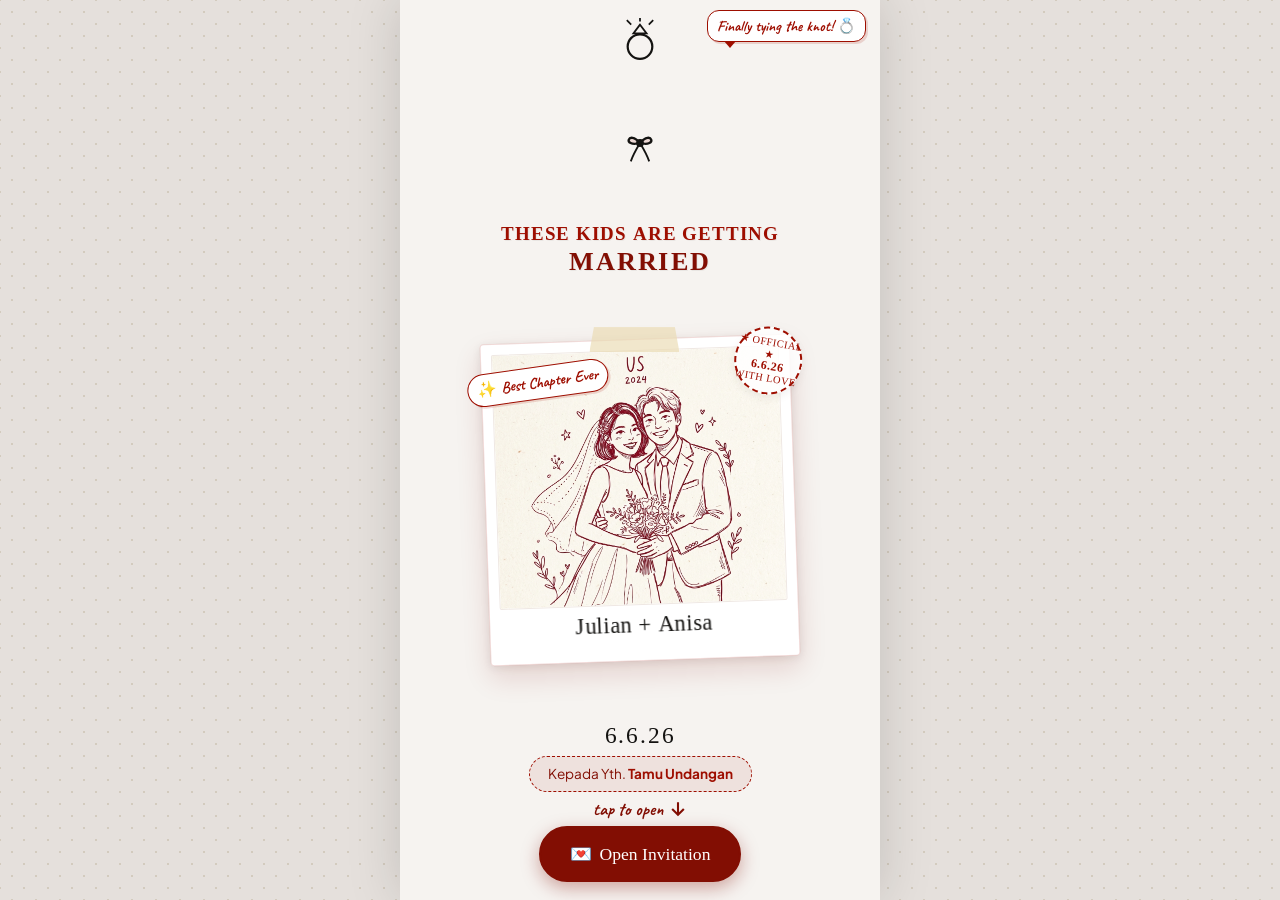
<file: index.html>
<!DOCTYPE html>
<html lang="id">
<head>
  <meta charset="UTF-8">
  <meta name="viewport" content="width=device-width, initial-scale=1.0, maximum-scale=1.0, user-scalable=no">
  <title>Julian & Anisa Wedding Invitation — 6.6.26</title>
  
  <!-- Open Graph Meta Tags -->
  <meta property="og:title" content="Julian + Anisa Wedding Invitation">
  <meta property="og:description" content="these kids are getting MARRIED — 6.6.26">
  <meta property="og:image" content="assets/images/og_banner.jpg">
  <meta property="og:type" content="website">
  
  <!-- Favicon -->
  <link rel="icon" type="image/png" href="_assets/images/2f8d18e48f12d38f020db888557ed804.png">

  <!-- CSS Stylesheet -->
  <link rel="stylesheet" href="style.css">
</head>
<body>

  <!-- Confetti Canvas -->
  <canvas id="confetti-canvas"></canvas>

  <div id="app-container">
    <div class="paper-texture"></div>

    <!-- =========================================================================
         1. COVER / LOCK SCREEN SECTION
         ========================================================================= -->
    <section id="cover-section">
      <!-- Decorative Doodles with Animations -->
      <svg class="doodle-ring doodle-animated-sparkle" style="top: 15px; left: 14px; width: clamp(32px, 5vw, 44px); height: clamp(32px, 5vw, 44px);" viewBox="0 0 100 100" fill="none" stroke="currentColor" stroke-width="5">
        <circle cx="50" cy="65" r="28"/>
        <polygon points="50,15 35,35 65,35" stroke-width="4" fill="none"/>
        <line x1="30" y1="15" x2="20" y2="5" stroke-width="4"/>
        <line x1="70" y1="15" x2="80" y2="5" stroke-width="4"/>
        <line x1="50" y1="8" x2="50" y2="0" stroke-width="4"/>
      </svg>

      <svg class="doodle-bow doodle-animated-float" style="top: clamp(60px, 10vh, 80px); right: 14px; width: clamp(34px, 5vw, 46px); height: clamp(34px, 5vw, 46px);" viewBox="0 0 100 100" fill="none" stroke="currentColor" stroke-width="5">
        <path d="M50 50 C25 20 10 60 50 50 C90 60 75 20 50 50 Z" fill="rgba(158,14,0,0.12)"/>
        <path d="M50 50 Q35 75 30 90 M50 50 Q65 75 70 90" stroke-width="4"/>
        <circle cx="50" cy="50" r="6" fill="currentColor"/>
      </svg>

      <!-- Cute Speech Bubble -->
      <div class="cute-speech-bubble" style="top: 10px; right: 14px;">
        Finally tying the knot! 💍
      </div>

      <div class="cover-header">
        <h1 id="cover-main-title" class="cover-tagline kinetic-title">these kids are getting<br><span class="highlight">MARRIED</span></h1>
      </div>

      <!-- Polaroid Photo with Physical Drop & Stickers -->
      <div class="polaroid-container">
        <div class="washi-tape"></div>
        
        <!-- Cute Stamp Badge on Polaroid -->
        <div class="postage-stamp doodle-animated-wiggle" style="top: -8px; right: -12px; transform: rotate(12deg);">
          <span>★ OFFICIAL ★</span>
          <span style="font-size: 0.75rem; font-weight: 700;">6.6.26</span>
          <span>WITH LOVE</span>
        </div>

        <div class="polaroid-frame">
          <img src="assets/images/couple.jpg" alt="Julian and Anisa" class="polaroid-img">
          <div class="polaroid-caption kinetic-title">Julian + Anisa</div>
        </div>

        <div class="doodle-badge tilt-left" style="top: 24px; left: -14px;">
          <span>✨</span> Best Chapter Ever
        </div>
      </div>

      <!-- Personalized Guest Badge & Open Button -->
      <div class="cover-bottom-wrapper">
        <div class="cover-date-badge kinetic-title">6.6.26</div>

        <div class="guest-pill anim-rise delay-4">
          Kepada Yth. <span id="guest-display-name" class="guest-name">Tamu Undangan</span>
        </div>

        <!-- Cute Arrow doodle pointing to Open Invitation -->
        <div class="cover-tap-guide doodle-animated-float">
          <span>tap to open</span>
          <svg style="width: 20px; height: 20px;" viewBox="0 0 24 24" fill="none" stroke="currentColor" stroke-width="2.5">
            <path d="M12 4v14M5 12l7 7 7-7"/>
          </svg>
        </div>

        <a href="#quote-section" id="btn-open-invitation" class="btn-open-invitation anim-pop delay-5">
          <span>💌</span> Open Invitation
        </a>
      </div>
    </section>


    <!-- =========================================================================
         MAIN INVITATION CONTENT (Revealed on Open)
         ========================================================================= -->
    <main id="main-content" class="hidden">

      <!-- =======================================================================
           2. QURANIC QUOTE (AR-RUM 21) & MUSIC SECTION
           ======================================================================= -->
      <section id="quote-section">
        <!-- Cute floating love doodle -->
        <svg class="doodle-animated-float" style="width: 42px; height: 42px; margin-bottom: 0.5rem;" viewBox="0 0 100 100" fill="none" stroke="var(--primary-red)" stroke-width="4">
          <path d="M50 30 C50 15, 30 10, 20 25 C10 40, 25 60, 50 85 C75 60, 90 40, 80 25 C70 10, 50 15, 50 30 Z" fill="rgba(158,14,0,0.1)"/>
        </svg>

        <div class="section-title handwritten kinetic-title">save the date!</div>

        <div class="quote-card scroll-reveal-zoom">
          <!-- Sparkle Doodle -->
          <svg class="doodle-sparkle" style="top: -15px; right: -10px; width: 32px; height: 32px;" viewBox="0 0 100 100" fill="currentColor">
            <path d="M50 0 L58 42 L100 50 L58 58 L50 100 L42 58 L0 50 L42 42 Z"/>
          </svg>

          <!-- Cute Flower Corner Doodles -->
          <svg style="position: absolute; bottom: 8px; left: 10px; width: 28px; height: 28px; color: var(--primary-red);" viewBox="0 0 100 100" fill="none" stroke="currentColor" stroke-width="4">
            <circle cx="50" cy="50" r="15" fill="rgba(158,14,0,0.2)"/>
            <circle cx="50" cy="20" r="12" fill="none"/>
            <circle cx="50" cy="80" r="12" fill="none"/>
            <circle cx="20" cy="50" r="12" fill="none"/>
            <circle cx="80" cy="50" r="12" fill="none"/>
          </svg>

          <div class="quote-text">
            “Di antara tanda-tanda (kebesaran)-Nya ialah bahwa Dia menciptakan pasangan-pasangan untukmu dari (jenis) dirimu sendiri agar kamu cenderung dan merasa tenteram kepadanya, dan Dia menjadikan di antaramu rasa cinta dan kasih sayang. Sesungguhnya pada yang demikian itu benar-benar terdapat tanda-tanda (kebesaran Allah) bagi kaum yang berpikir.”
          </div>
          <div class="quote-surah kinetic-subtitle">— QS Ar-Rum: 21 —</div>
        </div>

        <div class="kinetic-title" style="font-family: var(--font-marker); color: var(--primary-red); font-size: 2.2rem; margin-top: 2rem;">
          Julian + Anisa
        </div>

        <!-- Interactive Music Card with Vinyl Animation -->
        <div class="music-player-card scroll-reveal">
          <div class="music-vinyl">
            <div class="vinyl-center"></div>
          </div>
          <div class="music-info">
            <div class="music-title">A Thousand Years / Wedding Song</div>
            <div class="music-subtitle kinetic-subtitle">Klik tombol untuk mendengarkan musik..</div>
            <div class="equalizer-bars">
              <div class="eq-bar"></div>
              <div class="eq-bar"></div>
              <div class="eq-bar"></div>
              <div class="eq-bar"></div>
            </div>
          </div>
          <button type="button" class="btn-music-toggle js-music-toggle" aria-label="Toggle Music">▶</button>
        </div>

        <!-- Embedded Audio Element -->
        <audio id="bg-music-audio" loop preload="auto">
          <source src="https://cdn.pixabay.com/download/audio/2022/05/27/audio_1808fbf07a.mp3?filename=acoustic-guitar-loop-f-91bpm-112028.mp3" type="audio/mpeg">
        </audio>
      </section>


      <!-- =======================================================================
           3. BRIDE & GROOM SECTION (MEMPELAI)
           ======================================================================= -->
      <section id="bride-groom-section">
        <!-- Cute Love Birds Doodle -->
        <div class="doodle-animated-float" style="display: flex; align-items: center; justify-content: center; gap: 12px; margin-bottom: 0.5rem;">
          <svg style="width: 36px; height: 36px; color: var(--primary-red);" viewBox="0 0 100 100" fill="none" stroke="currentColor" stroke-width="4">
            <path d="M10 60 C10 40, 30 30, 50 40 C70 20, 85 40, 75 60 C65 75, 30 75, 10 60 Z"/>
            <circle cx="65" cy="42" r="3" fill="currentColor"/>
            <path d="M75 45 L90 48 L75 52 Z" fill="currentColor"/>
          </svg>
          <span style="font-size: 1.4rem; color: var(--primary-red);">❤️</span>
          <svg style="width: 36px; height: 36px; color: var(--primary-red); transform: scaleX(-1);" viewBox="0 0 100 100" fill="none" stroke="currentColor" stroke-width="4">
            <path d="M10 60 C10 40, 30 30, 50 40 C70 20, 85 40, 75 60 C65 75, 30 75, 10 60 Z"/>
            <circle cx="65" cy="42" r="3" fill="currentColor"/>
            <path d="M75 45 L90 48 L75 52 Z" fill="currentColor"/>
          </svg>
        </div>

        <div class="section-title kinetic-title">Bride & Groom</div>

        <div class="couple-greeting scroll-reveal">
          <strong class="kinetic-title" style="font-size: 1.15rem; color: var(--dark-red); display: block; margin-bottom: 0.5rem;">Assalamu'alaikum Warahmatullahi Wabarakatuh</strong>
          <span class="kinetic-subtitle">Dengan memohon rahmat dan ridho Allah SWT, kami bermaksud mengundang Bapak/Ibu/Saudara/i untuk menghadiri pernikahan kami:</span>
        </div>

        <div class="couple-cards-container">
          <!-- The Bride -->
          <div class="person-card scroll-reveal-left">
            <div class="doodle-badge tilt-right" style="top: -12px; right: -8px;">
              🌸 The Bride
            </div>
            <div class="arch-frame">
              <img src="assets/images/bride.jpg" alt="Anisa - The Bride">
            </div>
            <div class="person-name kinetic-title">Anisa</div>
            <div class="person-fullname kinetic-subtitle">Anisa Rahmawati, S.Ked</div>
            <div class="person-parents kinetic-subtitle">
              Putri tercinta dari Bapak Bambang H. &amp; Ibu Siti Aminah
            </div>
          </div>

          <!-- Ampersand with Cupid Arrow Doodle -->
          <div class="couple-ampersand scroll-reveal-zoom" style="position: relative;">
            <svg class="doodle-animated-wiggle" style="position: absolute; width: 64px; height: 64px; color: var(--primary-red); opacity: 0.25;" viewBox="0 0 100 100" fill="none" stroke="currentColor" stroke-width="4">
              <path d="M20 20 L80 80 M70 80 L80 80 L80 70"/>
            </svg>
            <span>&</span>
          </div>

          <!-- The Groom -->
          <div class="person-card scroll-reveal-right">
            <div class="doodle-badge tilt-left" style="top: -12px; left: -8px;">
              🤵🏻 The Groom
            </div>
            <div class="arch-frame">
              <img src="assets/images/groom.jpg" alt="Julian - The Groom">
            </div>
            <div class="person-name kinetic-title">Julian</div>
            <div class="person-fullname kinetic-subtitle">Julian Pratama, S.T</div>
            <div class="person-parents kinetic-subtitle">
              Putra tercinta dari Bapak Hendra Wijaya &amp; Ibu Rina Marlina
            </div>
          </div>
        </div>
      </section>


      <!-- =======================================================================
           4. SAVE THE DATE & EVENTS (AKAD & RESEPSI)
           ======================================================================= -->
      <section id="events-section">
        <!-- Cute Alarm Clock Doodle -->
        <svg class="doodle-animated-wiggle" style="width: 38px; height: 38px; color: var(--primary-red); margin-bottom: 0.4rem;" viewBox="0 0 100 100" fill="none" stroke="currentColor" stroke-width="4">
          <circle cx="50" cy="55" r="35"/>
          <line x1="50" y1="55" x2="50" y2="35" stroke-width="4"/>
          <line x1="50" y1="55" x2="68" y2="55" stroke-width="4"/>
          <path d="M20 25 L35 15 M80 25 L65 15"/>
          <line x1="30" y1="90" x2="20" y2="98" stroke-width="4"/>
          <line x1="70" y1="90" x2="80" y2="98" stroke-width="4"/>
        </svg>

        <div class="section-title kinetic-title">Save The Date!</div>
        <div class="section-subtitle kinetic-subtitle">Tandai kalender Anda untuk hari bahagia kami</div>

        <!-- Hand-drawn Mini Calendar -->
        <div class="calendar-widget scroll-reveal-zoom">
          <div class="cal-day">
            <div class="cal-day-name">Jumat</div>
            <div class="cal-day-number">5</div>
            <div style="font-size: 0.75rem; color: #888;">Juni 2026</div>
          </div>
          <div class="cal-day active">
            <div class="cal-dday-tag">D-day !!</div>
            <div class="cal-day-name">Sabtu</div>
            <div class="cal-day-number">6</div>
            <div style="font-size: 0.75rem; font-weight: 700;">Juni 2026</div>
          </div>
          <div class="cal-day">
            <div class="cal-day-name">Minggu</div>
            <div class="cal-day-number">7</div>
            <div style="font-size: 0.75rem; color: #888;">Juni 2026</div>
          </div>
        </div>

        <!-- Akad Card -->
        <div class="event-card scroll-reveal">
          <div class="doodle-badge tilt-left" style="top: -10px; right: 15px;">
            💍 Ijab Qabul
          </div>
          <div class="event-type kinetic-title">Akad Nikah</div>
          <div class="event-date kinetic-subtitle">Sabtu, 6 Juni 2026</div>
          <div class="event-time">⏰ 16.00 WIB</div>
          <div class="event-venue-name kinetic-subtitle">KUA Mampang Prapatan</div>
          <div class="event-address">
            Jl. Mampang Prapatan IV No.18, RT.3/RW.5, Mampang Prpt., Kota Jakarta Selatan
          </div>
          <a href="https://maps.app.goo.gl/FqZ6fCKiS9fYgN9K7" target="_blank" rel="noopener noreferrer" class="btn-location">
            📍 Lihat Lokasi Akad
          </a>
        </div>

        <!-- Resepsi Card -->
        <div class="event-card scroll-reveal">
          <div class="doodle-badge tilt-right" style="top: -10px; left: 15px;">
            🎉 Celebration Party
          </div>
          <div class="event-type kinetic-title">Resepsi Pernikahan</div>
          <div class="event-date kinetic-subtitle">Sabtu, 6 Juni 2026</div>
          <div class="event-time">⏰ 19.00 WIB - Selesai</div>
          <div class="event-venue-name kinetic-subtitle">Kopi Kina Kemang</div>
          <div class="event-address">
            Jl. Kemang Timur No.89, RT.1/RW.3, Bangka, Kec. Mampang Prpt., Kota Jakarta Selatan, DKI Jakarta 12730
          </div>
          <a href="https://maps.app.goo.gl/FqZ6fCKiS9fYgN9K7" target="_blank" rel="noopener noreferrer" class="btn-location">
            📍 Buka di Google Maps
          </a>
        </div>

        <!-- Cute Just Married Car Doodle -->
        <div class="doodle-animated-float" style="margin: 0.5rem 0 1rem;">
          <svg style="width: 140px; height: 50px; color: var(--primary-red);" viewBox="0 0 140 50" fill="none" stroke="currentColor" stroke-width="2.5">
            <path d="M15 35 Q25 15 45 15 L85 15 Q105 15 115 35 Z" fill="rgba(158,14,0,0.08)"/>
            <path d="M10 35 L125 35 L125 40 L10 40 Z"/>
            <circle cx="35" cy="40" r="7" fill="#ffffff" stroke="currentColor" stroke-width="3"/>
            <circle cx="100" cy="40" r="7" fill="#ffffff" stroke="currentColor" stroke-width="3"/>
            <path d="M45 15 L45 35 M85 15 L85 35"/>
            <text x="65" y="30" font-size="8" font-family="sans-serif" font-weight="bold" fill="currentColor" text-anchor="middle">JUST MARRIED</text>
            <path d="M125 38 Q135 42 140 45" stroke-dasharray="2 2"/>
          </svg>
        </div>

        <!-- Add to Google Calendar -->
        <a href="https://calendar.google.com/calendar/render?action=TEMPLATE&text=Wedding+of+Julian+%26+Anisa&dates=20260606T090000Z/20260606T150000Z&details=Pernikahan+Julian+%2B+Anisa+di+Kopi+Kina+Kemang&location=Kopi+Kina+Kemang" target="_blank" rel="noopener noreferrer" class="btn-calendar scroll-reveal">
          📅 Simpan ke Google Calendar
        </a>
      </section>


      <!-- =======================================================================
           5. LOVE STORY SECTION
           ======================================================================= -->
      <section id="story-section">
        <!-- Cute Book / Diary Doodle -->
        <svg class="doodle-animated-wiggle" style="width: 38px; height: 38px; color: var(--primary-red); margin-bottom: 0.4rem;" viewBox="0 0 100 100" fill="none" stroke="currentColor" stroke-width="4">
          <path d="M50 25 C35 15 15 15 10 25 L10 80 C20 70 35 70 50 80 C65 70 80 70 90 80 L90 25 C85 15 65 15 50 25 Z" fill="rgba(158,14,0,0.08)"/>
          <line x1="50" y1="25" x2="50" y2="80"/>
        </svg>

        <div class="section-title kinetic-title">Love Story</div>
        <div class="section-subtitle kinetic-subtitle">Kisah perjalanan kami merajut rasa</div>

        <div class="story-timeline">
          <!-- Step 1 -->
          <div class="story-step scroll-reveal">
            <div class="doodle-badge tilt-left" style="top: -10px; right: 10px;">
              ☕ Chapter 1
            </div>
            <div class="story-title kinetic-title">1. Awal Pertemuan</div>
            <div class="story-body">
              Tidak ada yang benar-benar kebetulan di dunia ini. Setiap pertemuan telah diatur dengan indah, hanya menunggu waktu yang tepat untuk terjadi. Berawal dari sebuah perkenalan sederhana, tanpa banyak rencana atau harapan berlebihan, kami dipertemukan dalam cara yang tidak pernah kami duga sebelumnya.
            </div>
          </div>

          <!-- Step 2 -->
          <div class="story-step scroll-reveal">
            <div class="doodle-badge tilt-right" style="top: -10px; right: 10px;">
              🍿 Chapter 2
            </div>
            <div class="story-title kinetic-title">2. Perjalanan Bersama</div>
            <div class="story-body">
              Seiring berjalannya waktu, kebersamaan kecil yang kami lalui perlahan tumbuh menjadi sesuatu yang lebih berarti. Dalam setiap cerita, tentu ada tawa, ada juga tantangan. Namun dari situlah kami belajar untuk saling memahami, menerima, dan melengkapi satu sama lain.
            </div>
          </div>

          <!-- Step 3 -->
          <div class="story-step scroll-reveal">
            <div class="doodle-badge tilt-left" style="top: -10px; right: 10px;">
              💍 Chapter 3
            </div>
            <div class="story-title kinetic-title">3. Komitmen</div>
            <div class="story-body">
              Hingga akhirnya kami menyadari bahwa perjalanan ini bukan lagi tentang dua orang yang berjalan sendiri, melainkan tentang dua hati yang memilih untuk melangkah bersama. Dengan penuh rasa syukur dan keyakinan, kami memutuskan untuk mengikat janji suci dan memulai babak baru dalam kehidupan kami.
            </div>
          </div>
        </div>
      </section>


      <!-- =======================================================================
           6. WEDDING GIFT SECTION (AMPLOP DIGITAL)
           ======================================================================= -->
      <section id="gift-section">
        <!-- Cute Gift Box Doodle -->
        <svg class="doodle-animated-float" style="width: 42px; height: 42px; color: var(--primary-red); margin-bottom: 0.4rem;" viewBox="0 0 100 100" fill="none" stroke="currentColor" stroke-width="4">
          <rect x="20" y="45" width="60" height="45" rx="4" fill="rgba(158,14,0,0.08)"/>
          <rect x="15" y="32" width="70" height="15" rx="3" fill="rgba(158,14,0,0.15)"/>
          <line x1="50" y1="32" x2="50" y2="90" stroke-width="4"/>
          <path d="M50 32 C35 15, 20 25, 45 32 C65 25, 50 15, 50 32 Z" stroke-width="4"/>
        </svg>

        <div class="section-title kinetic-title">Wedding Gift</div>

        <div class="gift-intro kinetic-subtitle">
          Doa Restu Anda merupakan karunia yang sangat berarti bagi kami. Dan jika memberi adalah ungkapan tanda kasih, Anda dapat mengirimkan kado melalui rekening berikut:
        </div>

        <!-- Bank Card 1 (BCA) -->
        <div class="bank-card scroll-reveal">
          <div class="doodle-badge tilt-right" style="top: -10px; right: 15px;">
            <svg style="width: 14px; height: 14px; vertical-align: -2px; margin-right: 4px; display: inline-block;" viewBox="0 0 24 24" fill="none" stroke="currentColor" stroke-width="2.5" stroke-linecap="round" stroke-linejoin="round">
              <rect x="2" y="5" width="20" height="14" rx="2"></rect>
              <line x1="2" y1="10" x2="22" y2="10"></line>
            </svg>
            Digital Envelope
          </div>
          <div class="bank-logo-row">
            <div class="bank-name-badge">BCA</div>
            <div class="chip-icon"></div>
          </div>
          <div class="account-number">1122334455</div>
          <div class="account-holder kinetic-subtitle">Account name: Julian Pratama</div>
          <button type="button" class="btn-copy" data-copy="1122334455">
            <svg style="width: 15px; height: 15px; vertical-align: -2px; margin-right: 5px; display: inline-block;" viewBox="0 0 24 24" fill="none" stroke="currentColor" stroke-width="2.2" stroke-linecap="round" stroke-linejoin="round">
              <rect x="9" y="9" width="13" height="13" rx="2" ry="2"></rect>
              <path d="M5 15H4a2 2 0 0 1-2-2V4a2 2 0 0 1 2-2h9a2 2 0 0 1 2 2v1"></path>
            </svg>
            Salin Nomor Rekening
          </button>
        </div>

        <!-- Bank Card 2 (Mandiri / Bank Lain) -->
        <div class="bank-card scroll-reveal">
          <div class="doodle-badge tilt-left" style="top: -10px; right: 15px;">
            <svg style="width: 14px; height: 14px; vertical-align: -2px; margin-right: 4px; display: inline-block;" viewBox="0 0 24 24" fill="none" stroke="currentColor" stroke-width="2.5" stroke-linecap="round" stroke-linejoin="round">
              <rect x="2" y="5" width="20" height="14" rx="2"></rect>
              <line x1="2" y1="10" x2="22" y2="10"></line>
            </svg>
            Digital Envelope
          </div>
          <div class="bank-logo-row">
            <div class="bank-name-badge">MANDIRI</div>
            <div class="chip-icon"></div>
          </div>
          <div class="account-number">1122334455</div>
          <div class="account-holder kinetic-subtitle">Account name: Anisa Rahmawati</div>
          <button type="button" class="btn-copy" data-copy="1122334455">
            <svg style="width: 15px; height: 15px; vertical-align: -2px; margin-right: 5px; display: inline-block;" viewBox="0 0 24 24" fill="none" stroke="currentColor" stroke-width="2.2" stroke-linecap="round" stroke-linejoin="round">
              <rect x="9" y="9" width="13" height="13" rx="2" ry="2"></rect>
              <path d="M5 15H4a2 2 0 0 1-2-2V4a2 2 0 0 1 2-2h9a2 2 0 0 1 2 2v1"></path>
            </svg>
            Salin Nomor Rekening
          </button>
        </div>

        <!-- Physical Gift Box -->
        <div class="physical-gift-box scroll-reveal" style="position: relative;">
          <!-- Hand-drawn Cute Parcel Doodle -->
          <svg class="doodle-animated-float" style="width: 46px; height: 46px; color: var(--accent-green); margin-bottom: 0.4rem;" viewBox="0 0 100 100" fill="none" stroke="currentColor" stroke-width="4" stroke-linecap="round" stroke-linejoin="round">
            <rect x="22" y="42" width="56" height="46" rx="6" fill="rgba(76, 88, 58, 0.08)"/>
            <rect x="16" y="30" width="68" height="15" rx="4" fill="rgba(76, 88, 58, 0.16)"/>
            <line x1="50" y1="30" x2="50" y2="88" stroke-width="4"/>
            <path d="M50 30 C34 12, 18 22, 46 30 C66 22, 50 12, 50 30 Z" fill="rgba(76, 88, 58, 0.22)" stroke-width="4"/>
          </svg>

          <div class="physical-gift-title kinetic-title">
            <svg style="width: 20px; height: 20px; vertical-align: -3px; margin-right: 4px; display: inline-block;" viewBox="0 0 24 24" fill="none" stroke="currentColor" stroke-width="2.2" stroke-linecap="round" stroke-linejoin="round">
              <rect x="3" y="8" width="18" height="13" rx="2"></rect>
              <path d="M12 8v13"></path>
              <path d="M3 12h18"></path>
              <path d="M12 8c-2.5-3-6-2-4 1 2 2 4 1 4 1z"></path>
              <path d="M12 8c2.5-3 6-2 4 1-2 2-4 1-4 1z"></path>
            </svg>
            Kado Fisik
          </div>

          <p class="kinetic-subtitle" style="font-size: 0.9rem; color: var(--text-main); margin-bottom: 0.6rem; text-align: center;">
            Dan bisa mengirimkan hadiah dalam bentuk fisik melalui konfirmasi ke nomor berikut:
          </p>

          <a href="https://wa.me/6281234567890?text=Halo%20Julian%20%26%20Anisa,%20saya%20ingin%20mengirimkan%20kado%20fisik%20pernikahan" target="_blank" rel="noopener noreferrer" class="btn-whatsapp">
            <svg style="width: 20px; height: 20px; flex-shrink: 0; fill: currentColor;" viewBox="0 0 24 24">
              <path d="M.057 24l1.687-6.163c-1.041-1.804-1.588-3.849-1.587-5.946.003-6.556 5.338-11.891 11.893-11.891 3.181.001 6.167 1.24 8.413 3.488 2.245 2.248 3.481 5.236 3.48 8.414-.003 6.557-5.338 11.892-11.893 11.892-1.99-.001-3.951-.5-5.688-1.448l-6.305 1.654zm6.597-3.807c1.676.995 3.276 1.591 5.392 1.592 5.448 0 9.886-4.434 9.889-9.885.002-5.462-4.415-9.89-9.881-9.892-5.452 0-9.887 4.434-9.889 9.884-.001 2.225.651 3.891 1.746 5.634l-.999 3.648 3.742-.981zm11.387-5.464c-.074-.124-.272-.198-.57-.347-.297-.149-1.758-.868-2.031-.967-.272-.099-.47-.149-.669.149-.198.297-.768.967-.941 1.165-.173.198-.347.223-.644.074-.297-.149-1.255-.462-2.39-1.475-.883-.788-1.48-1.761-1.653-2.059-.173-.297-.018-.458.13-.606.134-.133.297-.347.446-.521.151-.172.2-.296.3-.495.099-.198.05-.372-.025-.521-.075-.148-.669-1.611-.916-2.206-.242-.579-.487-.501-.669-.51l-.57-.01c-.198 0-.52.074-.792.372s-1.04 1.016-1.04 2.479 1.065 2.876 1.213 3.074c.149.198 2.095 3.2 5.076 4.487.709.306 1.263.489 1.694.626.712.226 1.36.194 1.872.118.571-.085 1.758-.719 2.006-1.413.248-.695.248-1.29.173-1.414z"/>
            </svg>
            Konfirmasi via WhatsApp
          </a>
        </div>
      </section>


      <!-- =======================================================================
           7. RSVP & GUESTBOOK (UCAPAN DAN KEHADIRAN)
           ======================================================================= -->
      <section id="rsvp-section">
        <!-- Cute Pencil Doodle -->
        <svg class="doodle-animated-wiggle" style="width: 36px; height: 36px; color: var(--primary-red); margin-bottom: 0.4rem;" viewBox="0 0 100 100" fill="none" stroke="currentColor" stroke-width="4">
          <path d="M20 80 L25 55 L70 10 L90 30 L45 75 Z" fill="rgba(158,14,0,0.08)"/>
          <polygon points="20,80 15,85 25,85" fill="currentColor"/>
        </svg>

        <div class="section-title kinetic-title">Ucapan & Kehadiran</div>
        <div class="section-subtitle kinetic-subtitle">Berikan doa dan ucapan terbaik untuk kami</div>

        <div class="guestbook-card scroll-reveal">
          <form id="rsvp-form">
            <div class="form-group">
              <label for="rsvp-name" class="form-label">Nama Anda</label>
              <input type="text" id="rsvp-name" class="form-input" placeholder="Contoh: Sarah & Dimas" required>
            </div>

            <div class="form-group">
              <label class="form-label">Konfirmasi Kehadiran</label>
              <div class="radio-pills">
                <input type="radio" name="attendance" id="att-yes" value="Hadir" class="radio-pill-input" checked>
                <label for="att-yes" class="radio-pill-label">✓ Hadir</label>

                <input type="radio" name="attendance" id="att-maybe" value="Masih Ragu" class="radio-pill-input">
                <label for="att-maybe" class="radio-pill-label">? Masih Ragu</label>

                <input type="radio" name="attendance" id="att-no" value="Tidak Hadir" class="radio-pill-input">
                <label for="att-no" class="radio-pill-label">✕ Berhalangan</label>
              </div>
            </div>

            <div class="form-group">
              <label for="rsvp-guests" class="form-label">Jumlah Tamu</label>
              <select id="rsvp-guests" class="form-select">
                <option value="1">1 Orang</option>
                <option value="2">2 Orang</option>
              </select>
            </div>

            <div class="form-group">
              <label for="rsvp-message" class="form-label">Ucapan & Doa</label>
              <textarea id="rsvp-message" class="form-textarea" placeholder="Tuliskan ucapan dan doa terbaik Anda..." required></textarea>
            </div>

            <button type="submit" class="btn-submit-wish">
              💌 Kirim Ucapan & RSVP
            </button>
          </form>

          <!-- Wishes Feed -->
          <div class="wishes-feed-container">
            <div class="wishes-feed-header">
              <span class="kinetic-title">Buku Tamu & Ucapan</span>
              <span id="wishes-count" style="font-size: 0.95rem; color: var(--primary-red); font-weight: 700;"></span>
            </div>
            <div id="wishes-list" class="wishes-feed-list">
              <!-- Rendered via JavaScript -->
            </div>
          </div>
        </div>
      </section>


      <!-- =======================================================================
           8. COUNTDOWN & CLOSING SECTION
           ======================================================================= -->
      <section id="closing-section">
        <!-- Cute 3-Tier Wedding Cake Doodle -->
        <div class="doodle-animated-float" style="margin-bottom: 0.5rem;">
          <svg style="width: 58px; height: 58px; color: var(--primary-red);" viewBox="0 0 100 100" fill="none" stroke="currentColor" stroke-width="3.5">
            <!-- Candles / Heart on Top -->
            <path d="M50 15 C45 8, 38 12, 50 20 C62 12, 55 8, 50 15 Z" fill="currentColor"/>
            <line x1="50" y1="20" x2="50" y2="28" stroke-width="3"/>
            <!-- Tier 1 -->
            <rect x="36" y="28" width="28" height="18" rx="3" fill="rgba(158,14,0,0.12)"/>
            <!-- Tier 2 -->
            <rect x="26" y="46" width="48" height="20" rx="4" fill="rgba(158,14,0,0.08)"/>
            <!-- Tier 3 Base -->
            <rect x="16" y="66" width="68" height="22" rx="4" fill="rgba(158,14,0,0.12)"/>
            <!-- Dotted decorations -->
            <circle cx="50" cy="37" r="2" fill="currentColor"/>
            <circle cx="40" cy="56" r="2" fill="currentColor"/>
            <circle cx="50" cy="56" r="2" fill="currentColor"/>
            <circle cx="60" cy="56" r="2" fill="currentColor"/>
          </svg>
        </div>

        <div class="section-title kinetic-title">Our Big Day Awaits</div>
        <div class="section-subtitle kinetic-subtitle">Menuju ikatan janji suci kami</div>

        <!-- Live Countdown Grid -->
        <div class="countdown-grid scroll-reveal-zoom">
          <div class="countdown-box">
            <div id="cd-days" class="countdown-num">00</div>
            <div class="countdown-label">Hari</div>
          </div>
          <div class="countdown-box">
            <div id="cd-hours" class="countdown-num">00</div>
            <div class="countdown-label">Jam</div>
          </div>
          <div class="countdown-box">
            <div id="cd-minutes" class="countdown-num">00</div>
            <div class="countdown-label">Menit</div>
          </div>
          <div class="countdown-box">
            <div id="cd-seconds" class="countdown-num">00</div>
            <div class="countdown-label">Detik</div>
          </div>
        </div>

        <div class="closing-message kinetic-title">
          see you<br>on 6.6.26
        </div>

        <div class="closing-names kinetic-title">
          Julian + Anisa
        </div>

        <!-- Cute Infinite Pinky Promise Swirl Doodle -->
        <svg class="scroll-reveal doodle-animated-float" style="width: 130px; height: 35px; margin-bottom: 1.5rem;" viewBox="0 0 130 35" fill="none" stroke="var(--primary-red)" stroke-width="2.5">
          <path d="M10 18 Q35 5 65 18 T120 18"/>
          <circle cx="65" cy="18" r="4" fill="var(--primary-red)"/>
          <path d="M65 18 C65 10, 55 10, 55 14 C55 18, 65 24, 65 24 C65 24, 75 18, 75 14 C75 10, 65 10, 65 18 Z" fill="var(--primary-red)"/>
        </svg>
      </section>

      <!-- Footer -->
      <footer>
        <p>Made with ❤️ for <strong>Julian &amp; Anisa Wedding</strong></p>
        <p style="margin-top: 4px; font-size: 0.75rem;">Hand-Drawing Gen-Z Wedding Invitation</p>
      </footer>

    </main>

    <!-- Floating Audio Button -->
    <button type="button" id="floating-music-btn" class="floating-music-btn" style="display: none;" aria-label="Toggle Music">
      🎵
    </button>
  </div>

  <!-- JavaScript -->
  <script src="app.js"></script>
</body>
</html>
</file>
<file: style.css>
/* ==========================================================================
   HAND-DRAWING GEN-Z WEDDING INVITATION THEME — ADVANCED ANIMATIONS & CUTE DOODLES
   ========================================================================== */

@import url('https://fonts.googleapis.com/css2?family=Caveat:wght@600;700&family=Covered+By+Your+Grace&family=Gochi+Hand&family=Outfit:wght@300;400;500;600;700&family=Patrick+Hand&family=Permanent+Marker&family=Playfair+Display:ital,wght@0,600;0,700;1,400&family=Plus+Jakarta+Sans:wght@400;500;600;700&display=swap');

:root {
  --bg-paper: #f6f3f0;
  --bg-card: #ffffff;
  --bg-card-soft: #faf7f5;
  --primary-red: #9e0e00;
  --dark-red: #820e03;
  --deep-red: #5a181d;
  --accent-green: #4c583a;
  --text-main: #141311;
  --text-muted: #5e5955;
  --border-doodle: #9e0e00;
  --tape-color: rgba(235, 220, 180, 0.8);
  --shadow-sketch: 4px 4px 0px rgba(130, 14, 3, 0.15);
  --shadow-card: 0 10px 30px rgba(130, 14, 3, 0.08);
  --font-doodle: 'Covered By Your Grace', cursive;
  --font-marker: 'Permanent Marker', cursive;
  --font-hand: 'Caveat', cursive;
  --font-gochi: 'Gochi Hand', cursive;
  --font-serif: 'Playfair Display', serif;
  --font-sans: 'Plus Jakarta Sans', sans-serif;
  --max-width: 480px;
}

* {
  box-sizing: border-box;
  margin: 0;
  padding: 0;
  -webkit-tap-highlight-color: transparent;
}

html {
  scroll-behavior: smooth;
  font-size: 16px;
}

body {
  background-color: #e5e0dc;
  color: var(--text-main);
  font-family: var(--font-sans);
  line-height: 1.6;
  min-height: 100vh;
  min-height: 100dvh;
  display: flex;
  justify-content: center;
  align-items: flex-start;
  position: relative;
  overflow-x: hidden;
  background-image: 
    radial-gradient(#d3cbbe 1px, transparent 1px),
    radial-gradient(#d3cbbe 1px, #e5e0dc 1px);
  background-size: 24px 24px;
  background-position: 0 0, 12px 12px;
}

body:not(.invitation-opened) {
  overflow: hidden;
  height: 100vh;
  height: 100dvh;
  max-height: 100dvh;
}

/* Confetti & Particle Canvas */
#confetti-canvas {
  position: fixed;
  inset: 0;
  width: 100vw;
  height: 100vh;
  pointer-events: none;
  z-index: 99999;
}

/* Floating background hearts container */
.floating-hearts-bg {
  position: absolute;
  inset: 0;
  pointer-events: none;
  overflow: hidden;
  z-index: 1;
}

.floating-heart {
  position: absolute;
  color: rgba(158, 14, 0, 0.18);
  font-size: 1.2rem;
  animation: floatUpBg linear infinite;
}

@keyframes floatUpBg {
  0% {
    transform: translateY(100vh) rotate(0deg) scale(0.8);
    opacity: 0;
  }
  15% {
    opacity: 0.7;
  }
  85% {
    opacity: 0.7;
  }
  100% {
    transform: translateY(-10vh) rotate(360deg) scale(1.2);
    opacity: 0;
  }
}

/* ==========================================================================
   APP CONTAINER
   ========================================================================== */

#app-container {
  width: 100%;
  max-width: var(--max-width);
  min-height: 100vh;
  background-color: var(--bg-paper);
  position: relative;
  box-shadow: 0 0 50px rgba(0, 0, 0, 0.15);
  overflow: hidden;
  display: flex;
  flex-direction: column;
}

.paper-texture {
  position: absolute;
  inset: 0;
  pointer-events: none;
  opacity: 0.35;
  background-image: url("data:image/svg+xml,%3Csvg viewBox='0 0 200 200' xmlns='http://www.w3.org/2000/svg'%3E%3Cfilter id='noiseFilter'%3E%3CfeTurbulence type='fractalNoise' baseFrequency='0.8' numOctaves='3' stitchTiles='stitch'/%3E%3C/filter%3E%3Crect width='100%25' height='100%25' filter='url(%23noiseFilter)' opacity='0.08'/%3E%3C/svg%3E");
  z-index: 1;
}

/* ==========================================================================
   KINETIC TYPOGRAPHY (1-BY-1 CHAR & WORD ANIMATIONS)
   ========================================================================== */

.word-wrap {
  display: inline-block;
  white-space: nowrap;
  vertical-align: top;
}

.char-anim {
  display: inline-block;
  opacity: 0;
  transform: translateY(30px) rotate(6deg) scale(0.85);
  will-change: transform, opacity;
}

@keyframes charPopIn {
  0% {
    opacity: 0;
    transform: translateY(35px) scale(0.65) rotate(-6deg);
  }
  60% {
    opacity: 1;
    transform: translateY(-6px) scale(1.12) rotate(2deg);
  }
  100% {
    opacity: 1;
    transform: translateY(0) scale(1) rotate(0deg);
  }
}

.char-anim.pop-active {
  animation: charPopIn 0.55s cubic-bezier(0.175, 0.885, 0.32, 1.275) forwards;
}

.word-anim {
  display: inline-block;
  opacity: 0;
  transform: translateY(22px) scale(0.9);
  will-change: transform, opacity;
}

@keyframes wordPopIn {
  0% {
    opacity: 0;
    transform: translateY(22px) scale(0.85);
  }
  70% {
    opacity: 1;
    transform: translateY(-4px) scale(1.06);
  }
  100% {
    opacity: 1;
    transform: translateY(0) scale(1);
  }
}

.word-anim.pop-active {
  animation: wordPopIn 0.5s cubic-bezier(0.175, 0.885, 0.32, 1.275) forwards;
}

/* ==========================================================================
   CUTE STICKERS, BADGES & DOODLES
   ========================================================================== */

.doodle-badge {
  position: absolute;
  background: #ffffff;
  border: 1.5px solid var(--primary-red);
  color: var(--primary-red);
  padding: 3px 9px;
  border-radius: 20px;
  font-family: var(--font-hand);
  font-size: clamp(0.85rem, 1.8vh, 0.98rem);
  font-weight: 700;
  box-shadow: 2px 2px 0px rgba(158, 14, 0, 0.15);
  display: inline-flex;
  align-items: center;
  gap: 4px;
  z-index: 5;
  pointer-events: none;
  white-space: nowrap;
}

.doodle-badge.tilt-left {
  transform: rotate(-6deg);
}

.doodle-badge.tilt-right {
  transform: rotate(6deg);
}

.cute-speech-bubble {
  position: absolute;
  background: #ffffff;
  border: 1.5px solid var(--primary-red);
  padding: 3px 9px;
  border-radius: 12px;
  font-family: var(--font-hand);
  font-size: clamp(0.78rem, 1.8vh, 0.95rem);
  font-weight: 700;
  color: var(--primary-red);
  box-shadow: 2px 2px 0px rgba(158, 14, 0, 0.15);
  z-index: 6;
  white-space: nowrap;
  animation: bubbleFloat 3s ease-in-out infinite alternate;
}

.cute-speech-bubble::after {
  content: '';
  position: absolute;
  bottom: -7px;
  left: 16px;
  border-width: 7px 6px 0;
  border-style: solid;
  border-color: var(--primary-red) transparent;
  display: block;
  width: 0;
}

@keyframes bubbleFloat {
  0% { transform: translateY(0px) rotate(-2deg); }
  100% { transform: translateY(-6px) rotate(2deg); }
}

/* Stamp / Postage Seal */
.postage-stamp {
  position: absolute;
  width: 68px;
  height: 68px;
  border: 2px dashed var(--primary-red);
  border-radius: 50%;
  display: flex;
  flex-direction: column;
  align-items: center;
  justify-content: center;
  font-family: var(--font-marker);
  font-size: 0.65rem;
  color: var(--primary-red);
  text-transform: uppercase;
  letter-spacing: 0.5px;
  line-height: 1.1;
  background: rgba(255, 255, 255, 0.85);
  box-shadow: 0 4px 10px rgba(0,0,0,0.06);
  z-index: 5;
}

/* Animated cute doodles */
.doodle-animated-sparkle {
  animation: doodleTwinkle 2s infinite alternate ease-in-out;
}

@keyframes doodleTwinkle {
  0% { transform: scale(0.85) rotate(-10deg); opacity: 0.7; }
  100% { transform: scale(1.15) rotate(15deg); opacity: 1; }
}

.doodle-animated-float {
  animation: doodleFloat 3s infinite alternate ease-in-out;
}

@keyframes doodleFloat {
  0% { transform: translateY(0px) rotate(0deg); }
  50% { transform: translateY(-6px) rotate(4deg); }
  100% { transform: translateY(-12px) rotate(-3deg); }
}

.doodle-animated-wiggle {
  animation: doodleWiggle 2.5s infinite ease-in-out;
}

@keyframes doodleWiggle {
  0%, 100% { transform: rotate(0deg); }
  25% { transform: rotate(-5deg); }
  75% { transform: rotate(5deg); }
}

/* ==========================================================================
   SCROLL REVEAL CLASSES
   ========================================================================== */

.scroll-reveal {
  opacity: 0;
  transform: translateY(30px);
  transition: opacity 0.8s cubic-bezier(0.16, 1, 0.3, 1), transform 0.8s cubic-bezier(0.16, 1, 0.3, 1);
  will-change: opacity, transform;
}

.scroll-reveal.active {
  opacity: 1;
  transform: translateY(0);
}

.scroll-reveal-left {
  opacity: 0;
  transform: translateX(-40px);
  transition: opacity 0.8s cubic-bezier(0.16, 1, 0.3, 1), transform 0.8s cubic-bezier(0.16, 1, 0.3, 1);
}

.scroll-reveal-left.active {
  opacity: 1;
  transform: translateX(0);
}

.scroll-reveal-right {
  opacity: 0;
  transform: translateX(40px);
  transition: opacity 0.8s cubic-bezier(0.16, 1, 0.3, 1), transform 0.8s cubic-bezier(0.16, 1, 0.3, 1);
}

.scroll-reveal-right.active {
  opacity: 1;
  transform: translateX(0);
}

.scroll-reveal-zoom {
  opacity: 0;
  transform: scale(0.85);
  transition: opacity 0.8s cubic-bezier(0.175, 0.885, 0.32, 1.275), transform 0.8s cubic-bezier(0.175, 0.885, 0.32, 1.275);
}

.scroll-reveal-zoom.active {
  opacity: 1;
  transform: scale(1);
}

.anim-pop {
  animation: popIn 0.8s cubic-bezier(0.175, 0.885, 0.32, 1.275) forwards;
}

@keyframes popIn {
  0% { opacity: 0; transform: scale(0.7); }
  70% { transform: scale(1.05); }
  100% { opacity: 1; transform: scale(1); }
}

.anim-rise {
  animation: riseUp 0.8s cubic-bezier(0.16, 1, 0.3, 1) forwards;
}

@keyframes riseUp {
  0% { opacity: 0; transform: translateY(35px); }
  100% { opacity: 1; transform: translateY(0); }
}

.delay-1 { animation-delay: 0.15s; }
.delay-2 { animation-delay: 0.3s; }
.delay-3 { animation-delay: 0.45s; }
.delay-4 { animation-delay: 0.6s; }
.delay-5 { animation-delay: 0.75s; }

/* ==========================================================================
   1. COVER / HERO SECTION
   ========================================================================== */

#cover-section {
  height: 100vh;
  height: 100dvh;
  max-height: 100dvh;
  padding: clamp(0.75rem, 2vh, 1.25rem) 1.25rem clamp(0.75rem, 2vh, 1.25rem);
  display: flex;
  flex-direction: column;
  justify-content: space-between;
  align-items: center;
  position: relative;
  background-color: var(--bg-paper);
  box-sizing: border-box;
  overflow: hidden;
  flex-shrink: 0;
}

.cover-header {
  position: relative;
  width: 100%;
  margin-top: 0;
  display: flex;
  flex-direction: column;
  align-items: center;
  text-align: center;
}

.cover-tagline {
  font-family: var(--font-marker);
  font-size: clamp(0.95rem, 2.1vh, 1.3rem);
  color: var(--primary-red);
  line-height: 1.15;
  text-transform: uppercase;
  letter-spacing: 1.2px;
  text-shadow: 1px 1px 0px rgba(0,0,0,0.05);
  min-height: unset;
  text-align: center;
}

.cover-tagline .highlight {
  display: block;
  font-size: clamp(1.3rem, 2.9vh, 1.75rem);
  color: var(--dark-red);
  position: relative;
  letter-spacing: 2px;
  margin-top: 2px;
}

/* Polaroid Photo Frame with Physical Swing Animation */
.polaroid-container {
  position: relative;
  margin: 0.3rem 0;
  transform: rotate(-2deg);
  transition: transform 0.5s cubic-bezier(0.175, 0.885, 0.32, 1.275);
  animation: dropPolaroid 1s cubic-bezier(0.175, 0.885, 0.32, 1.275) forwards;
  display: flex;
  flex-direction: column;
  align-items: center;
  flex-shrink: 1;
}

@keyframes dropPolaroid {
  0% { opacity: 0; transform: translateY(-30px) rotate(8deg) scale(0.9); }
  70% { transform: translateY(4px) rotate(-4deg) scale(1.02); }
  100% { opacity: 1; transform: translateY(0) rotate(-2deg) scale(1); }
}

.polaroid-container:hover {
  transform: rotate(0deg) scale(1.02);
}

.washi-tape {
  position: absolute;
  top: -12px;
  left: 50%;
  transform: translateX(-50%) rotate(2deg);
  width: 90px;
  height: 25px;
  background: var(--tape-color);
  box-shadow: 0 1px 3px rgba(0,0,0,0.1);
  z-index: 10;
  clip-path: polygon(5% 0%, 95% 0%, 100% 100%, 0% 100%);
  opacity: 0.85;
}

.polaroid-frame {
  background: #ffffff;
  padding: 10px 10px 22px 10px;
  border-radius: 4px;
  box-shadow: 0 12px 28px rgba(130, 14, 3, 0.14), 0 2px 8px rgba(0,0,0,0.08);
  border: 1px solid rgba(158, 14, 0, 0.15);
  width: clamp(230px, 66vw, 310px);
  max-width: 310px;
  position: relative;
}

.polaroid-img {
  width: 100%;
  aspect-ratio: 1/1;
  max-height: clamp(175px, 35vh, 255px);
  object-fit: cover;
  border-radius: 2px;
  display: block;
  border: 1px solid #efe8e3;
  transition: transform 0.3s ease;
}

.polaroid-container:hover .polaroid-img {
  transform: scale(1.02);
}

.polaroid-caption {
  font-family: var(--font-marker);
  color: var(--text-main);
  font-size: clamp(1.15rem, 2.5vh, 1.45rem);
  margin-top: 8px;
  text-align: center;
  letter-spacing: 0.5px;
  line-height: 1.1;
}

/* Cover Bottom Wrapper */
.cover-bottom-wrapper {
  display: flex;
  flex-direction: column;
  align-items: center;
  width: 100%;
  position: relative;
  gap: clamp(4px, 1vh, 7px);
}

.cover-date-badge {
  font-family: var(--font-marker);
  font-size: clamp(1.2rem, 2.6vh, 1.55rem);
  color: var(--text-main);
  letter-spacing: 2px;
  margin-bottom: 0;
  line-height: 1.1;
}

.guest-pill {
  background: rgba(158, 14, 0, 0.08);
  border: 1.5px dashed var(--primary-red);
  padding: clamp(4px, 0.8vh, 6px) clamp(12px, 3vw, 18px);
  border-radius: 20px;
  font-family: var(--font-sans);
  font-size: clamp(0.75rem, 1.6vh, 0.85rem);
  color: var(--dark-red);
  margin-bottom: 0;
  white-space: nowrap;
  text-align: center;
}

.guest-name {
  font-weight: 700;
  color: var(--primary-red);
}

.cover-tap-guide {
  display: flex;
  align-items: center;
  gap: 5px;
  margin-bottom: 0;
  font-family: var(--font-hand);
  font-size: clamp(0.95rem, 2vh, 1.15rem);
  color: var(--dark-red);
  font-weight: 700;
  line-height: 1;
}

.btn-open-invitation {
  background-color: var(--dark-red);
  color: #ffffff;
  border: 2px solid var(--dark-red);
  padding: clamp(0.55rem, 1.5vh, 0.75rem) clamp(1.3rem, 4vw, 1.8rem);
  border-radius: 50px;
  font-family: var(--font-marker);
  font-size: clamp(0.95rem, 2.2vh, 1.1rem);
  cursor: pointer;
  box-shadow: 0 6px 18px rgba(130, 14, 3, 0.35);
  transition: all 0.3s cubic-bezier(0.175, 0.885, 0.32, 1.275);
  display: inline-flex;
  align-items: center;
  gap: 8px;
  text-decoration: none;
  animation: pulseButton 2.2s infinite ease-in-out;
}

.btn-open-invitation:hover {
  background-color: var(--primary-red);
  transform: translateY(-2px) scale(1.04);
  box-shadow: 0 10px 25px rgba(130, 14, 3, 0.5);
}

@keyframes pulseButton {
  0%, 100% { transform: scale(1); box-shadow: 0 6px 18px rgba(130, 14, 3, 0.35); }
  50% { transform: scale(1.03); box-shadow: 0 10px 24px rgba(130, 14, 3, 0.5); }
}

/* ==========================================================================
   2. SECTIONS & MAIN CONTENT
   ========================================================================== */

#main-content {
  display: block;
  width: 100%;
  position: relative;
  transition: opacity 0.8s ease;
}

#main-content.hidden {
  display: none;
  opacity: 0;
}

section {
  position: relative;
  z-index: 2;
  padding: 3.5rem 1.5rem;
  display: flex;
  flex-direction: column;
  align-items: center;
  text-align: center;
}

.section-title {
  font-family: var(--font-marker);
  color: var(--primary-red);
  font-size: 2.2rem;
  letter-spacing: 1px;
  line-height: 1.1;
  text-transform: uppercase;
  margin-bottom: 0.8rem;
  position: relative;
}

.section-title.handwritten {
  font-family: var(--font-doodle);
  font-size: 3.2rem;
  text-transform: none;
  font-weight: 700;
}

.section-subtitle {
  font-family: var(--font-hand);
  font-size: 1.45rem;
  color: var(--text-muted);
  margin-bottom: 1.5rem;
  line-height: 1.35;
}

/* Quote Card */
.quote-card {
  background: var(--bg-card);
  border: 2px solid var(--primary-red);
  border-radius: 16px;
  padding: 2.2rem 1.5rem 1.8rem;
  position: relative;
  box-shadow: var(--shadow-sketch);
  margin-top: 1rem;
  width: 100%;
  transition: transform 0.3s ease;
}

.quote-card:hover {
  transform: translateY(-2px);
}

.quote-text {
  font-size: 0.95rem;
  font-style: italic;
  color: var(--text-main);
  line-height: 1.7;
  margin-bottom: 1.2rem;
}

.quote-surah {
  font-family: var(--font-marker);
  font-size: 1.1rem;
  color: var(--dark-red);
}

/* Music Player Card with Audio Waveform */
.music-player-card {
  margin-top: 2rem;
  width: 100%;
  background: #ffffff;
  border: 2px dashed var(--primary-red);
  border-radius: 16px;
  padding: 1.2rem 1.5rem;
  display: flex;
  align-items: center;
  gap: 15px;
  box-shadow: var(--shadow-card);
  position: relative;
  overflow: hidden;
}

.music-vinyl {
  width: 56px;
  height: 56px;
  border-radius: 50%;
  background: radial-gradient(circle, #333 15%, #111 16%, #111 60%, #333 62%, #111 64%);
  border: 2px solid var(--primary-red);
  display: flex;
  align-items: center;
  justify-content: center;
  flex-shrink: 0;
  position: relative;
  transition: transform 0.4s ease;
}

.music-vinyl.spinning {
  animation: spinVinyl 3.5s linear infinite;
}

@keyframes spinVinyl {
  100% { transform: rotate(360deg); }
}

.vinyl-center {
  width: 18px;
  height: 18px;
  border-radius: 50%;
  background: var(--primary-red);
  border: 2px solid #ffffff;
}

.music-info {
  flex: 1;
  text-align: left;
}

.music-title {
  font-weight: 700;
  font-size: 0.95rem;
  color: var(--primary-red);
}

.music-subtitle {
  font-size: 0.8rem;
  color: var(--text-muted);
  font-family: var(--font-hand);
  font-size: 1.15rem;
}

.equalizer-bars {
  display: flex;
  align-items: flex-end;
  gap: 3px;
  height: 16px;
  margin-top: 4px;
}

.eq-bar {
  width: 3px;
  background: var(--primary-red);
  border-radius: 2px;
  height: 4px;
  transition: height 0.2s;
}

.music-vinyl.spinning ~ .music-info .eq-bar:nth-child(1) { animation: soundWave 0.8s ease-in-out infinite alternate; }
.music-vinyl.spinning ~ .music-info .eq-bar:nth-child(2) { animation: soundWave 1.1s ease-in-out infinite alternate 0.2s; }
.music-vinyl.spinning ~ .music-info .eq-bar:nth-child(3) { animation: soundWave 0.7s ease-in-out infinite alternate 0.4s; }
.music-vinyl.spinning ~ .music-info .eq-bar:nth-child(4) { animation: soundWave 1.3s ease-in-out infinite alternate 0.1s; }

@keyframes soundWave {
  0% { height: 3px; }
  100% { height: 16px; }
}

.btn-music-toggle {
  background: var(--primary-red);
  color: #fff;
  border: none;
  width: 42px;
  height: 42px;
  border-radius: 50%;
  display: flex;
  align-items: center;
  justify-content: center;
  cursor: pointer;
  font-size: 1rem;
  box-shadow: 0 4px 10px rgba(158, 14, 0, 0.3);
  transition: transform 0.2s, background-color 0.2s;
}

.btn-music-toggle:hover {
  transform: scale(1.12);
  background-color: var(--dark-red);
}

/* ==========================================================================
   3. BRIDE & GROOM SECTION
   ========================================================================== */

.couple-greeting {
  font-size: 0.95rem;
  color: var(--text-main);
  line-height: 1.7;
  margin-bottom: 2rem;
  max-width: 90%;
}

.couple-cards-container {
  display: flex;
  flex-direction: column;
  gap: 2rem;
  width: 100%;
}

.person-card {
  background: #ffffff;
  border: 2px solid var(--primary-red);
  border-radius: 20px;
  padding: 1.6rem 1.2rem;
  box-shadow: var(--shadow-sketch);
  display: flex;
  flex-direction: column;
  align-items: center;
  position: relative;
  transition: transform 0.4s cubic-bezier(0.175, 0.885, 0.32, 1.275), box-shadow 0.4s ease;
}

.person-card:hover {
  transform: translateY(-6px) scale(1.01);
  box-shadow: 6px 10px 0px rgba(130, 14, 3, 0.2);
}

.arch-frame {
  width: 190px;
  height: 240px;
  border-radius: 95px 95px 12px 12px;
  border: 3px solid var(--primary-red);
  padding: 6px;
  background: #faf6f3;
  margin-bottom: 1.2rem;
  position: relative;
  overflow: hidden;
  box-shadow: inset 0 0 10px rgba(130, 14, 3, 0.08);
  transition: transform 0.4s ease;
}

.person-card:hover .arch-frame {
  transform: scale(1.03);
}

.arch-frame img {
  width: 100%;
  height: 100%;
  object-fit: cover;
  border-radius: 90px 90px 8px 8px;
  display: block;
}

.person-name {
  font-family: var(--font-marker);
  font-size: 1.85rem;
  color: var(--primary-red);
  margin-bottom: 0.3rem;
  line-height: 1.2;
}

.person-fullname {
  font-family: var(--font-serif);
  font-size: 1.15rem;
  font-weight: 700;
  color: var(--text-main);
  margin-bottom: 0.5rem;
}

.person-parents {
  font-size: 0.9rem;
  color: var(--text-muted);
  line-height: 1.5;
}

.couple-ampersand {
  font-family: var(--font-doodle);
  font-size: 3.5rem;
  color: var(--primary-red);
  line-height: 0.8;
  margin: -0.5rem 0;
  display: flex;
  align-items: center;
  justify-content: center;
  gap: 15px;
}

.couple-ampersand::before,
.couple-ampersand::after {
  content: '';
  height: 2px;
  width: 50px;
  background: var(--primary-red);
}

/* ==========================================================================
   4. CALENDAR & AGENDA
   ========================================================================== */

.calendar-widget {
  display: flex;
  justify-content: center;
  gap: 12px;
  margin: 1.5rem 0 2rem;
  width: 100%;
}

.cal-day {
  flex: 1;
  max-width: 100px;
  background: #ffffff;
  border: 2px solid var(--primary-red);
  border-radius: 14px;
  padding: 0.8rem 0.5rem;
  box-shadow: var(--shadow-sketch);
  position: relative;
  transition: transform 0.3s ease;
}

.cal-day.active {
  background: var(--primary-red);
  color: #ffffff;
  transform: scale(1.08) translateY(-4px);
  box-shadow: 0 10px 20px rgba(158, 14, 0, 0.25);
  animation: ddayBounce 2.5s infinite ease-in-out;
}

@keyframes ddayBounce {
  0%, 100% { transform: scale(1.08) translateY(-4px); }
  50% { transform: scale(1.12) translateY(-7px); }
}

.cal-day-name {
  font-family: var(--font-marker);
  font-size: 0.95rem;
  color: var(--primary-red);
  text-transform: uppercase;
}

.cal-day.active .cal-day-name {
  color: #ffffff;
}

.cal-day-number {
  font-family: var(--font-marker);
  font-size: 2.2rem;
  line-height: 1.1;
  color: var(--dark-red);
}

.cal-day.active .cal-day-number {
  color: #ffffff;
}

.cal-dday-tag {
  position: absolute;
  top: -12px;
  right: -8px;
  background: #ffcc00;
  color: var(--dark-red);
  font-family: var(--font-marker);
  font-size: 0.75rem;
  padding: 2px 8px;
  border-radius: 12px;
  border: 1px solid var(--dark-red);
  transform: rotate(8deg);
  white-space: nowrap;
  animation: ddayWiggle 1.8s infinite ease-in-out;
}

@keyframes ddayWiggle {
  0%, 100% { transform: rotate(8deg) scale(1); }
  25% { transform: rotate(14deg) scale(1.1); }
  75% { transform: rotate(2deg) scale(1.05); }
}

.event-card {
  background: #ffffff;
  border: 2px solid var(--primary-red);
  border-radius: 18px;
  padding: 1.8rem 1.4rem;
  margin-bottom: 1.5rem;
  width: 100%;
  box-shadow: var(--shadow-sketch);
  text-align: center;
  position: relative;
  transition: transform 0.3s ease, box-shadow 0.3s ease;
}

.event-card:hover {
  transform: translateY(-4px);
  box-shadow: 6px 8px 0px rgba(130, 14, 3, 0.2);
}

.event-type {
  font-family: var(--font-marker);
  font-size: 1.9rem;
  color: var(--primary-red);
  margin-bottom: 0.8rem;
  text-transform: uppercase;
}

.event-date {
  font-weight: 700;
  font-size: 1.05rem;
  color: var(--dark-red);
  margin-bottom: 0.3rem;
}

.event-time {
  font-size: 1rem;
  color: var(--text-main);
  font-weight: 600;
  margin-bottom: 1rem;
  display: inline-flex;
  align-items: center;
  gap: 6px;
  background: #fdf5f2;
  padding: 4px 14px;
  border-radius: 20px;
  border: 1px solid rgba(158, 14, 0, 0.2);
}

.event-venue-name {
  font-family: var(--font-serif);
  font-size: 1.25rem;
  font-weight: 700;
  color: var(--text-main);
  margin-bottom: 0.4rem;
}

.event-address {
  font-size: 0.88rem;
  color: var(--text-muted);
  line-height: 1.5;
  margin-bottom: 1.2rem;
}

.btn-location {
  background-color: var(--primary-red);
  color: #ffffff;
  border: none;
  padding: 0.7rem 1.6rem;
  border-radius: 30px;
  font-family: var(--font-marker);
  font-size: 0.95rem;
  cursor: pointer;
  display: inline-flex;
  align-items: center;
  gap: 8px;
  text-decoration: none;
  box-shadow: 0 4px 12px rgba(158, 14, 0, 0.25);
  transition: all 0.25s cubic-bezier(0.175, 0.885, 0.32, 1.275);
}

.btn-location:hover {
  background-color: var(--dark-red);
  transform: translateY(-2px) scale(1.04);
}

/* ==========================================================================
   5. LOVE STORY TIMELINE
   ========================================================================= */

.story-timeline {
  position: relative;
  width: 100%;
  padding-left: 20px;
  margin-top: 1rem;
  text-align: left;
}

.story-timeline::before {
  content: '';
  position: absolute;
  left: 6px;
  top: 10px;
  bottom: 20px;
  width: 3px;
  background: repeating-linear-gradient(to bottom, var(--primary-red) 0, var(--primary-red) 6px, transparent 6px, transparent 12px);
}

.story-step {
  position: relative;
  margin-bottom: 2rem;
  background: #ffffff;
  border: 2px solid var(--primary-red);
  border-radius: 16px;
  padding: 1.4rem;
  box-shadow: var(--shadow-sketch);
  transition: transform 0.3s ease;
}

.story-step:hover {
  transform: translateY(-3px) scale(1.01);
}

.story-step::before {
  content: '❤️';
  position: absolute;
  left: -29px;
  top: 15px;
  font-size: 0.9rem;
  background: #ffffff;
  border-radius: 50%;
  display: flex;
  align-items: center;
  justify-content: center;
}

.story-title {
  font-family: var(--font-marker);
  font-size: 1.3rem;
  color: var(--primary-red);
  margin-bottom: 0.6rem;
}

.story-body {
  font-size: 0.92rem;
  color: var(--text-main);
  line-height: 1.65;
}

/* ==========================================================================
   6. WEDDING GIFT
   ========================================================================= */

.gift-intro {
  font-size: 0.95rem;
  color: var(--text-main);
  line-height: 1.6;
  margin-bottom: 1.8rem;
}

.bank-card {
  background: linear-gradient(135deg, #ffffff 0%, #fcf9f7 100%);
  border: 2px solid var(--primary-red);
  border-radius: 18px;
  padding: 1.5rem;
  margin-bottom: 1.2rem;
  width: 100%;
  box-shadow: var(--shadow-sketch);
  display: flex;
  flex-direction: column;
  align-items: center;
  position: relative;
  transition: transform 0.3s ease, box-shadow 0.3s ease;
}

.bank-card:hover {
  transform: translateY(-3px);
  box-shadow: 6px 8px 0px rgba(130, 14, 3, 0.2);
}

.bank-logo-row {
  display: flex;
  justify-content: space-between;
  align-items: center;
  width: 100%;
  margin-bottom: 1rem;
}

.bank-name-badge {
  font-family: var(--font-marker);
  color: var(--dark-red);
  font-size: 1.3rem;
  background: #fbf1ef;
  padding: 4px 12px;
  border-radius: 8px;
  border: 1px solid rgba(130, 14, 3, 0.2);
}

.chip-icon {
  width: 32px;
  height: 24px;
  background: #e2c044;
  border-radius: 4px;
  border: 1px solid #b89828;
}

.account-number {
  font-family: 'Courier New', Courier, monospace;
  font-size: 1.6rem;
  font-weight: 700;
  letter-spacing: 2px;
  color: var(--dark-red);
  margin-bottom: 0.3rem;
}

.account-holder {
  font-size: 0.88rem;
  color: var(--text-muted);
  margin-bottom: 1.2rem;
}

.btn-copy {
  background-color: var(--dark-red);
  color: #f5f2f0;
  border: none;
  padding: 0.6rem 1.6rem;
  border-radius: 25px;
  font-family: var(--font-marker);
  font-size: 0.9rem;
  cursor: pointer;
  display: inline-flex;
  align-items: center;
  gap: 8px;
  box-shadow: 0 4px 10px rgba(130, 14, 3, 0.25);
  transition: all 0.25s cubic-bezier(0.175, 0.885, 0.32, 1.275);
}

.btn-copy:hover {
  background-color: var(--primary-red);
  transform: scale(1.05);
}

.btn-copy:active {
  transform: scale(0.95);
}

.physical-gift-box {
  background: #ffffff;
  border: 2px dashed var(--accent-green);
  border-radius: 16px;
  padding: 1.6rem 1.4rem;
  margin-top: 1.2rem;
  width: 100%;
  display: flex;
  flex-direction: column;
  align-items: center;
  text-align: center;
  box-shadow: 0 4px 15px rgba(76, 88, 58, 0.08);
}

.physical-gift-title {
  font-weight: 700;
  color: var(--accent-green);
  font-size: 1.15rem;
  margin-bottom: 0.5rem;
  display: inline-flex;
  align-items: center;
  justify-content: center;
  gap: 6px;
}

.btn-whatsapp {
  background-color: #25d366;
  color: #ffffff;
  border: none;
  padding: 0.75rem 1.8rem;
  border-radius: 30px;
  font-family: var(--font-sans);
  font-weight: 700;
  font-size: 0.95rem;
  cursor: pointer;
  display: inline-flex;
  align-items: center;
  gap: 8px;
  text-decoration: none;
  margin-top: 0.8rem;
  box-shadow: 0 4px 12px rgba(37, 211, 102, 0.3);
  transition: transform 0.25s cubic-bezier(0.175, 0.885, 0.32, 1.275);
}

.btn-whatsapp:hover {
  transform: translateY(-3px) scale(1.04);
}

/* ==========================================================================
   7. RSVP & GUESTBOOK
   ========================================================================== */

.guestbook-card {
  background: #ffffff;
  border: 2px solid var(--primary-red);
  border-radius: 20px;
  padding: 1.8rem 1.4rem;
  width: 100%;
  box-shadow: var(--shadow-sketch);
  text-align: left;
}

.form-group {
  margin-bottom: 1.2rem;
}

.form-label {
  display: block;
  font-weight: 700;
  font-size: 0.9rem;
  color: var(--dark-red);
  margin-bottom: 0.4rem;
}

.form-input, .form-textarea, .form-select {
  width: 100%;
  padding: 0.8rem 1rem;
  border: 1.5px solid #d4c8c2;
  border-radius: 10px;
  font-family: var(--font-sans);
  font-size: 0.95rem;
  background-color: #fdfbf9;
  color: var(--text-main);
  transition: border-color 0.2s, box-shadow 0.2s;
}

.form-input:focus, .form-textarea:focus, .form-select:focus {
  outline: none;
  border-color: var(--primary-red);
  box-shadow: 0 0 0 3px rgba(158, 14, 0, 0.12);
  background-color: #ffffff;
}

.form-textarea {
  min-height: 90px;
  resize: vertical;
}

.radio-pills {
  display: flex;
  gap: 8px;
}

.radio-pill-label {
  flex: 1;
  text-align: center;
  padding: 0.6rem 0.4rem;
  border: 1.5px solid #d4c8c2;
  border-radius: 10px;
  font-size: 0.85rem;
  font-weight: 600;
  cursor: pointer;
  background: #fdfbf9;
  transition: all 0.2s cubic-bezier(0.175, 0.885, 0.32, 1.275);
}

.radio-pill-input {
  display: none;
}

.radio-pill-input:checked + .radio-pill-label {
  background: var(--primary-red);
  color: #ffffff;
  border-color: var(--primary-red);
  transform: scale(1.03);
}

.btn-submit-wish {
  width: 100%;
  background-color: var(--dark-red);
  color: #ffffff;
  border: none;
  padding: 0.85rem;
  border-radius: 12px;
  font-family: var(--font-marker);
  font-size: 1.05rem;
  cursor: pointer;
  margin-top: 0.5rem;
  box-shadow: 0 4px 12px rgba(130, 14, 3, 0.3);
  transition: all 0.25s cubic-bezier(0.175, 0.885, 0.32, 1.275);
}

.btn-submit-wish:hover {
  background-color: var(--primary-red);
  transform: translateY(-2px) scale(1.02);
}

.wishes-feed-container {
  margin-top: 2rem;
  width: 100%;
}

.wishes-feed-header {
  font-family: var(--font-marker);
  color: var(--dark-red);
  font-size: 1.2rem;
  margin-bottom: 1rem;
  display: flex;
  align-items: center;
  justify-content: space-between;
}

.wishes-feed-list {
  display: flex;
  flex-direction: column;
  gap: 12px;
  max-height: 380px;
  overflow-y: auto;
  padding-right: 4px;
}

.wishes-feed-list::-webkit-scrollbar {
  width: 5px;
}
.wishes-feed-list::-webkit-scrollbar-thumb {
  background: #d4c8c2;
  border-radius: 5px;
}

.wish-item {
  background: #ffffff;
  border: 1px solid #efe4df;
  border-left: 4px solid var(--primary-red);
  border-radius: 12px;
  padding: 1rem;
  box-shadow: 0 2px 6px rgba(0,0,0,0.04);
  animation: wishDropIn 0.5s cubic-bezier(0.175, 0.885, 0.32, 1.275) forwards;
}

@keyframes wishDropIn {
  0% { opacity: 0; transform: translateY(-15px) scale(0.95); }
  100% { opacity: 1; transform: translateY(0) scale(1); }
}

.wish-author-row {
  display: flex;
  justify-content: space-between;
  align-items: center;
  margin-bottom: 0.4rem;
}

.wish-author {
  font-weight: 700;
  color: var(--dark-red);
  font-size: 0.95rem;
}

.wish-attendance-badge {
  font-size: 0.75rem;
  padding: 2px 8px;
  border-radius: 10px;
  font-weight: 600;
}

.badge-hadir {
  background: #e6f7eb;
  color: #1b873f;
}
.badge-ragu {
  background: #fff8e6;
  color: #b38600;
}
.badge-tidak {
  background: #faeaeb;
  color: #c92a2a;
}

.wish-text {
  font-size: 0.88rem;
  color: var(--text-main);
  line-height: 1.5;
}

.wish-time {
  font-size: 0.72rem;
  color: #999;
  margin-top: 0.4rem;
}

/* ==========================================================================
   8. COUNTDOWN & CLOSING
   ========================================================================== */

.countdown-grid {
  display: grid;
  grid-template-columns: repeat(4, 1fr);
  gap: 10px;
  width: 100%;
  margin: 1.8rem 0;
}

.countdown-box {
  background: #ffffff;
  border: 2px solid var(--primary-red);
  border-radius: 14px;
  padding: 0.8rem 0.2rem;
  box-shadow: var(--shadow-sketch);
  text-align: center;
  transition: transform 0.3s ease;
}

.countdown-box:hover {
  transform: translateY(-2px);
}

.countdown-num {
  font-family: var(--font-marker);
  font-size: 1.8rem;
  color: var(--dark-red);
  line-height: 1;
}

.countdown-num.tick-pulse {
  animation: numPulse 0.4s ease-out;
}

@keyframes numPulse {
  0% { transform: scale(1); }
  50% { transform: scale(1.18); color: var(--primary-red); }
  100% { transform: scale(1); }
}

.countdown-label {
  font-size: 0.72rem;
  font-weight: 700;
  text-transform: uppercase;
  color: var(--text-muted);
  margin-top: 4px;
  letter-spacing: 0.5px;
}

.closing-message {
  font-family: var(--font-marker);
  font-size: 2.2rem;
  color: var(--primary-red);
  line-height: 1.2;
  margin: 1.5rem 0 0.5rem;
  text-transform: uppercase;
}

.closing-names {
  font-family: var(--font-doodle);
  font-size: 2.8rem;
  color: var(--text-main);
  margin-bottom: 2rem;
}

.btn-calendar {
  background-color: transparent;
  color: var(--dark-red);
  border: 2px solid var(--dark-red);
  padding: 0.75rem 1.8rem;
  border-radius: 30px;
  font-family: var(--font-marker);
  font-size: 0.95rem;
  cursor: pointer;
  display: inline-flex;
  align-items: center;
  gap: 8px;
  text-decoration: none;
  transition: all 0.25s cubic-bezier(0.175, 0.885, 0.32, 1.275);
  margin-bottom: 1.5rem;
}

.btn-calendar:hover {
  background-color: var(--dark-red);
  color: #ffffff;
  transform: translateY(-2px);
}

/* ==========================================================================
   9. FLOATING BUTTONS & TOAST
   ========================================================================== */

.floating-music-btn {
  position: fixed;
  bottom: 24px;
  right: 24px;
  width: 52px;
  height: 52px;
  border-radius: 50%;
  background: var(--dark-red);
  color: #ffffff;
  border: 3px solid #ffffff;
  box-shadow: 0 6px 20px rgba(0, 0, 0, 0.25);
  display: flex;
  align-items: center;
  justify-content: center;
  cursor: pointer;
  z-index: 999;
  transition: transform 0.3s cubic-bezier(0.175, 0.885, 0.32, 1.275);
}

.floating-music-btn:hover {
  transform: scale(1.15);
}

.floating-music-btn.playing {
  animation: pulseMusic 2.2s infinite ease-in-out;
}

@keyframes pulseMusic {
  0%, 100% { box-shadow: 0 0 0 0 rgba(158, 14, 0, 0.6); }
  50% { box-shadow: 0 0 0 14px rgba(158, 14, 0, 0); }
}

#toast-container {
  position: fixed;
  top: 24px;
  left: 50%;
  transform: translateX(-50%);
  background: #111;
  color: #ffffff;
  padding: 10px 22px;
  border-radius: 30px;
  font-size: 0.9rem;
  font-weight: 600;
  box-shadow: 0 8px 24px rgba(0,0,0,0.25);
  z-index: 100000;
  display: none;
  opacity: 0;
  transition: opacity 0.3s ease, transform 0.3s ease;
  pointer-events: none;
}

#toast-container.show {
  display: block;
  opacity: 1;
  transform: translateX(-50%) translateY(0);
}

footer {
  text-align: center;
  padding: 2rem 1rem 4rem;
  font-size: 0.8rem;
  color: #8c837b;
  border-top: 1px dashed rgba(158, 14, 0, 0.2);
  margin-top: 2rem;
  background-color: #efeae5;
}

@media (max-width: 380px) {
  .cover-tagline { font-size: 2.1rem; }
  .section-title { font-size: 1.8rem; }
  .account-number { font-size: 1.35rem; }
}
</file>
